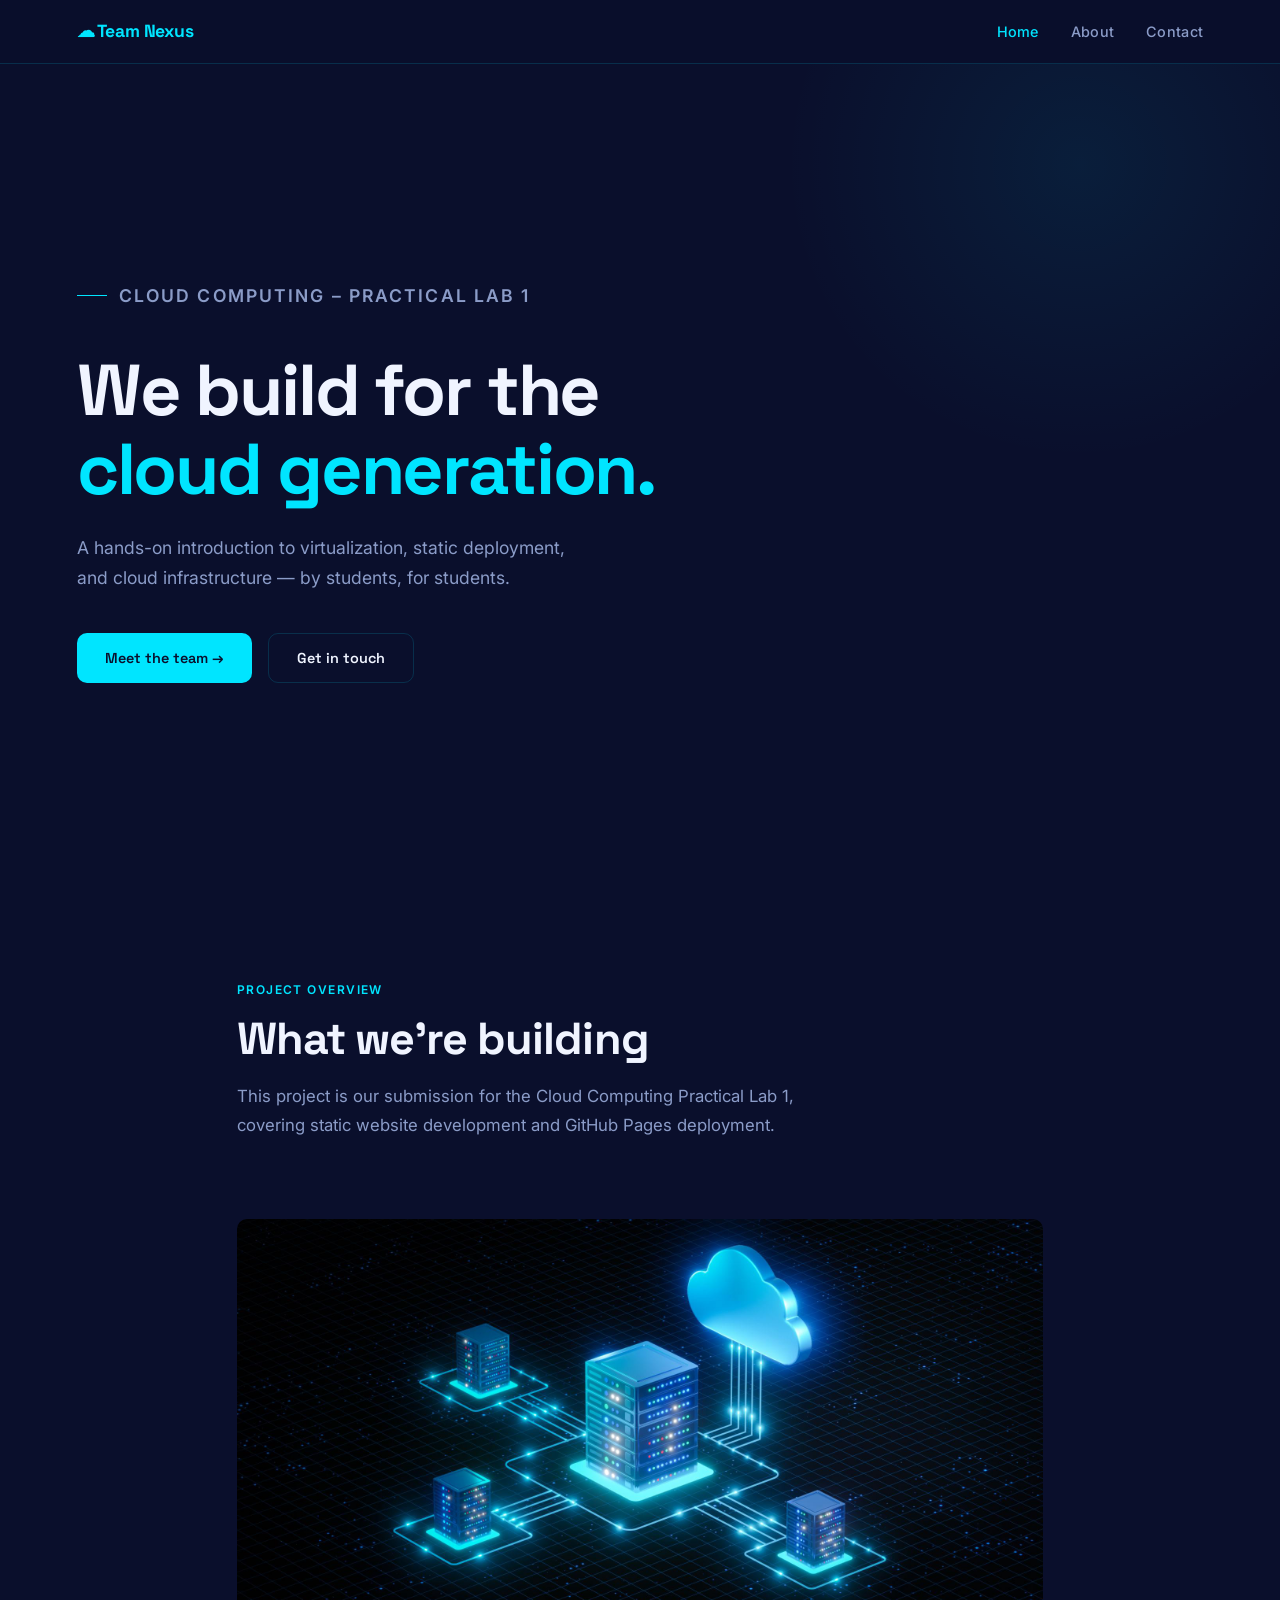
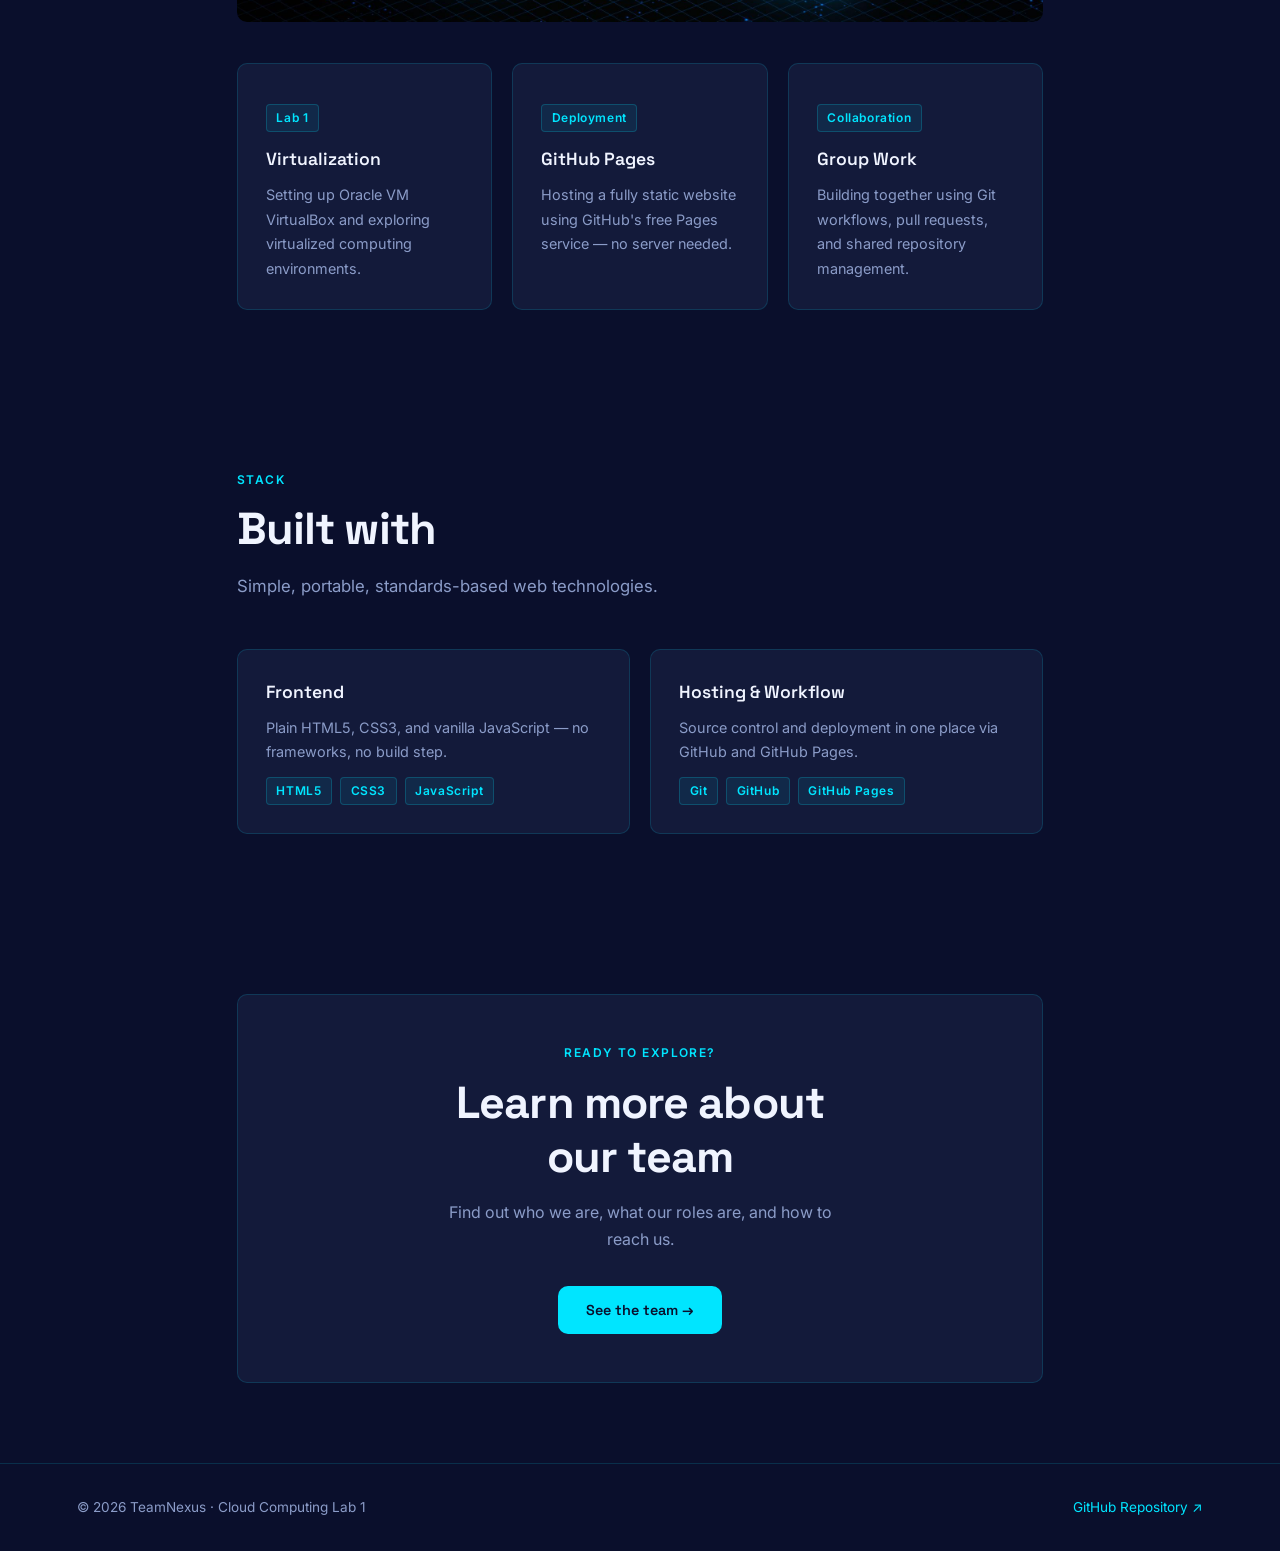
<file: index.html>
<!DOCTYPE html>
<html lang="en">
<head>
  <meta charset="UTF-8" />
  <meta name="viewport" content="width=device-width, initial-scale=1.0" />
  <title>CloudTeam – Cloud Computing Lab Project</title>
  <link rel="stylesheet" href="style.css" />
</head>
<body>
 
  <!-- NAV -->
  <nav>
    <a href="index.html" class="nav-logo">☁ Team Nexus</a>
    <ul class="nav-links">
      <li><a href="index.html" class="active">Home</a></li>
      <li><a href="about.html">About</a></li>
      <li><a href="contact.html">Contact</a></li>
    </ul>
  </nav>
 
  <!-- HERO -->
  <section class="hero">
    <p class="hero-eyebrow">Cloud Computing – Practical Lab 1</p>
    <h1>We build for the<br /><span>cloud generation.</span></h1>
    <p>
      A hands-on introduction to virtualization, static deployment, and
      cloud infrastructure — by students, for students.
    </p>
    <div class="btn-group">
      <a href="about.html" class="btn btn-primary">Meet the team →</a>
      <a href="contact.html" class="btn btn-outline">Get in touch</a>
    </div>
  </section>
 
  <!-- PROJECT OVERVIEW -->
  <section>
    <div class="container">
      <p class="section-label">Project overview</p>
      <h2>What we're building</h2>
      <p class="lead">
        This project is our submission for the Cloud Computing Practical Lab 1,
        covering static website development and GitHub Pages deployment.
      </p>
 
      <!-- Featured image -->
      <!-- Featured image -->
<img src="img/image.jpg" alt="CloudTeam project image" style="width:100%; border-radius:10px; margin:2rem 0;" />
 
      <div class="card-grid card-grid-3">
        <div class="card">
          <div class="tags"><span class="tag">Lab 1</span></div>
          <h3 style="margin-top:0.8rem;">Virtualization</h3>
          <p style="color:var(--muted);font-size:0.9rem;">
            Setting up Oracle VM VirtualBox and exploring virtualized computing environments.
          </p>
        </div>
        <div class="card">
          <div class="tags"><span class="tag">Deployment</span></div>
          <h3 style="margin-top:0.8rem;">GitHub Pages</h3>
          <p style="color:var(--muted);font-size:0.9rem;">
            Hosting a fully static website using GitHub's free Pages service — no server needed.
          </p>
        </div>
        <div class="card">
          <div class="tags"><span class="tag">Collaboration</span></div>
          <h3 style="margin-top:0.8rem;">Group Work</h3>
          <p style="color:var(--muted);font-size:0.9rem;">
            Building together using Git workflows, pull requests, and shared repository management.
          </p>
        </div>
      </div>
    </div>
  </section>
 
  <!-- TECH STACK -->
  <section>
    <div class="container">
      <p class="section-label">Stack</p>
      <h2>Built with</h2>
      <p class="lead">Simple, portable, standards-based web technologies.</p>
      <div class="card-grid card-grid-2">
        <div class="card">
          <h3>Frontend</h3>
          <p style="color:var(--muted);font-size:0.9rem;margin-bottom:0.75rem;">
            Plain HTML5, CSS3, and vanilla JavaScript — no frameworks, no build step.
          </p>
          <div class="tags">
            <span class="tag">HTML5</span>
            <span class="tag">CSS3</span>
            <span class="tag">JavaScript</span>
          </div>
        </div>
        <div class="card">
          <h3>Hosting &amp; Workflow</h3>
          <p style="color:var(--muted);font-size:0.9rem;margin-bottom:0.75rem;">
            Source control and deployment in one place via GitHub and GitHub Pages.
          </p>
          <div class="tags">
            <span class="tag">Git</span>
            <span class="tag">GitHub</span>
            <span class="tag">GitHub Pages</span>
          </div>
        </div>
      </div>
    </div>
  </section>
 
  <!-- CTA -->
  <section>
    <div class="container">
      <div class="card" style="text-align:center;padding:3rem 2rem;">
        <p class="section-label" style="justify-content:center;">Ready to explore?</p>
        <h2 style="max-width:440px;margin:0 auto 1rem;">Learn more about our team</h2>
        <p style="color:var(--muted);max-width:400px;margin:0 auto 2rem;">
          Find out who we are, what our roles are, and how to reach us.
        </p>
        <a href="about.html" class="btn btn-primary">See the team →</a>
      </div>
    </div>
  </section>
 
  <!-- FOOTER -->
  <footer>
    <p class="footer-text">© 2026 TeamNexus · Cloud Computing Lab 1</p>
    <a href="https://github.com" target="_blank" class="footer-link">GitHub Repository ↗</a>
  </footer>
 
  <div class="toast" id="toast"></div>
 
  <script>
    // Highlight active nav link
    const links = document.querySelectorAll('.nav-links a');
    links.forEach(link => {
      if (link.href === window.location.href) {
        link.classList.add('active');
      } else {
        link.classList.remove('active');
      }
    });
  </script>
 
</body>
</html>
</file>
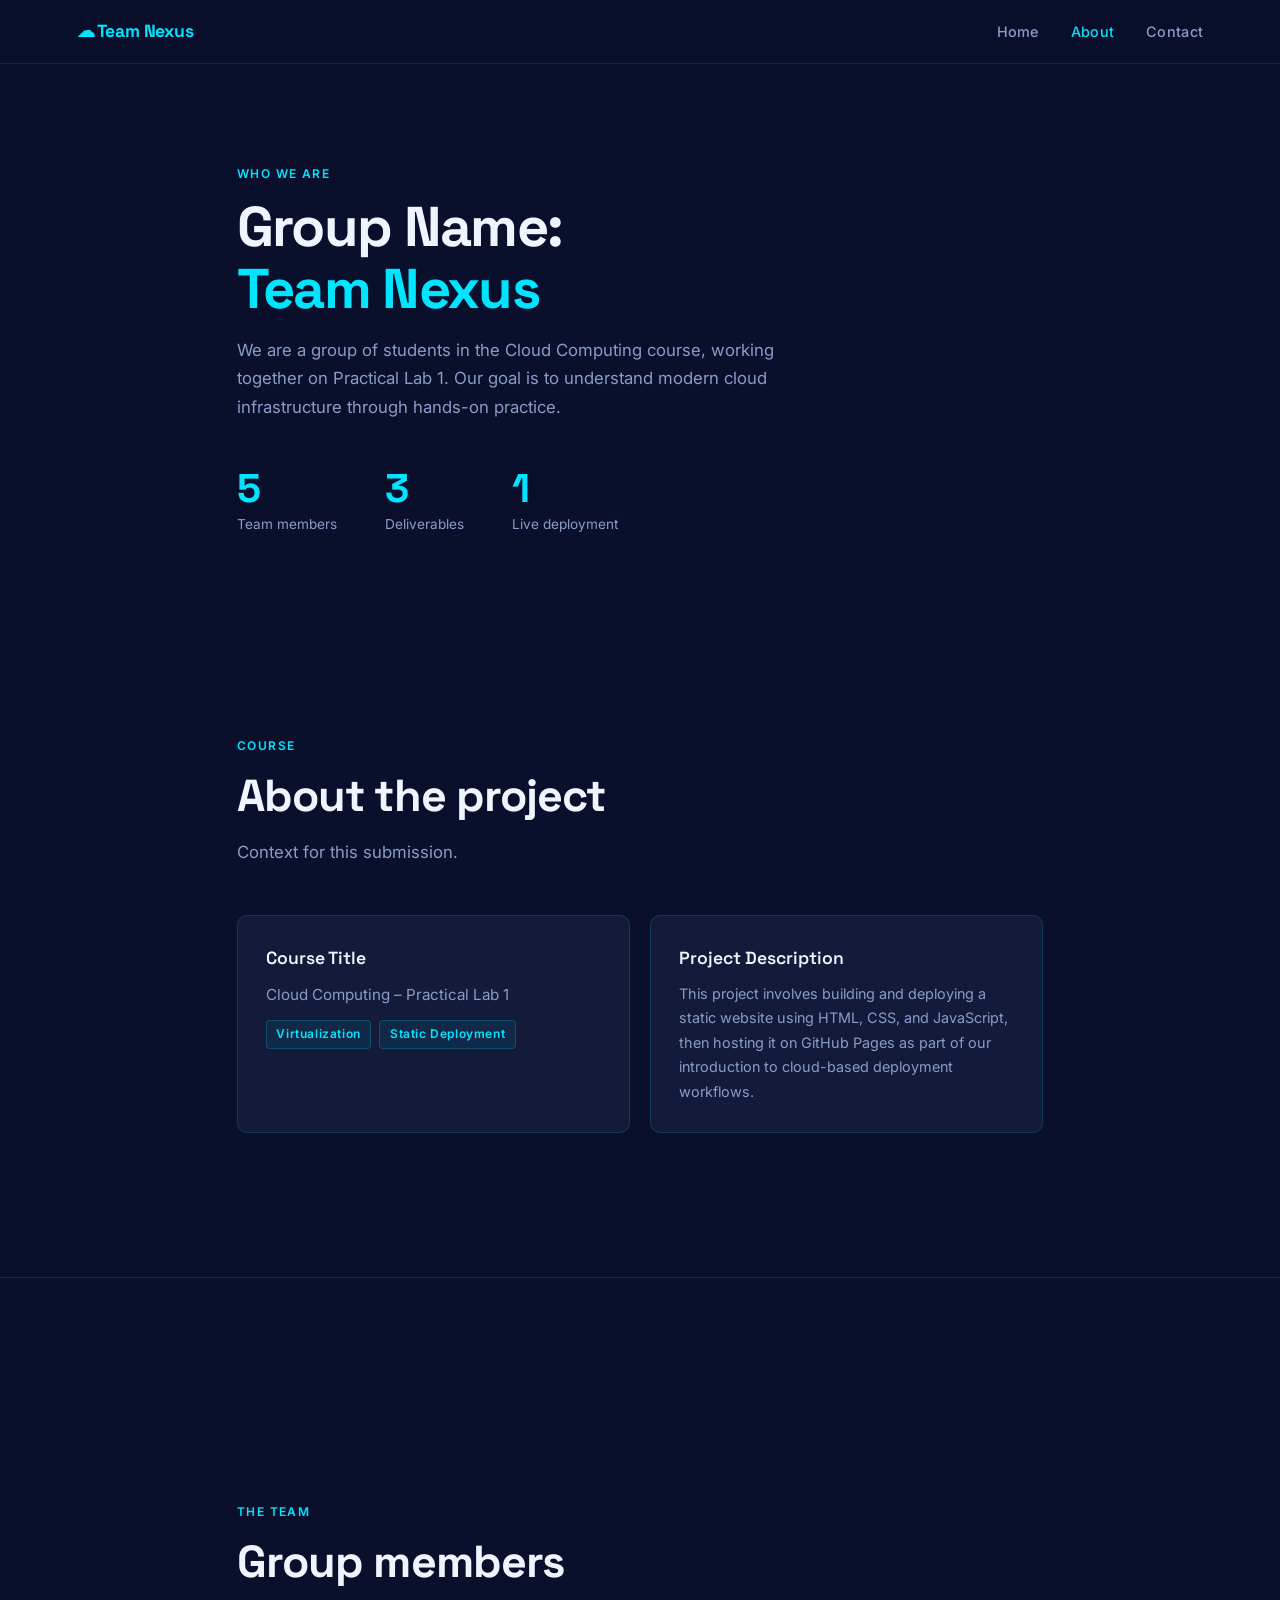
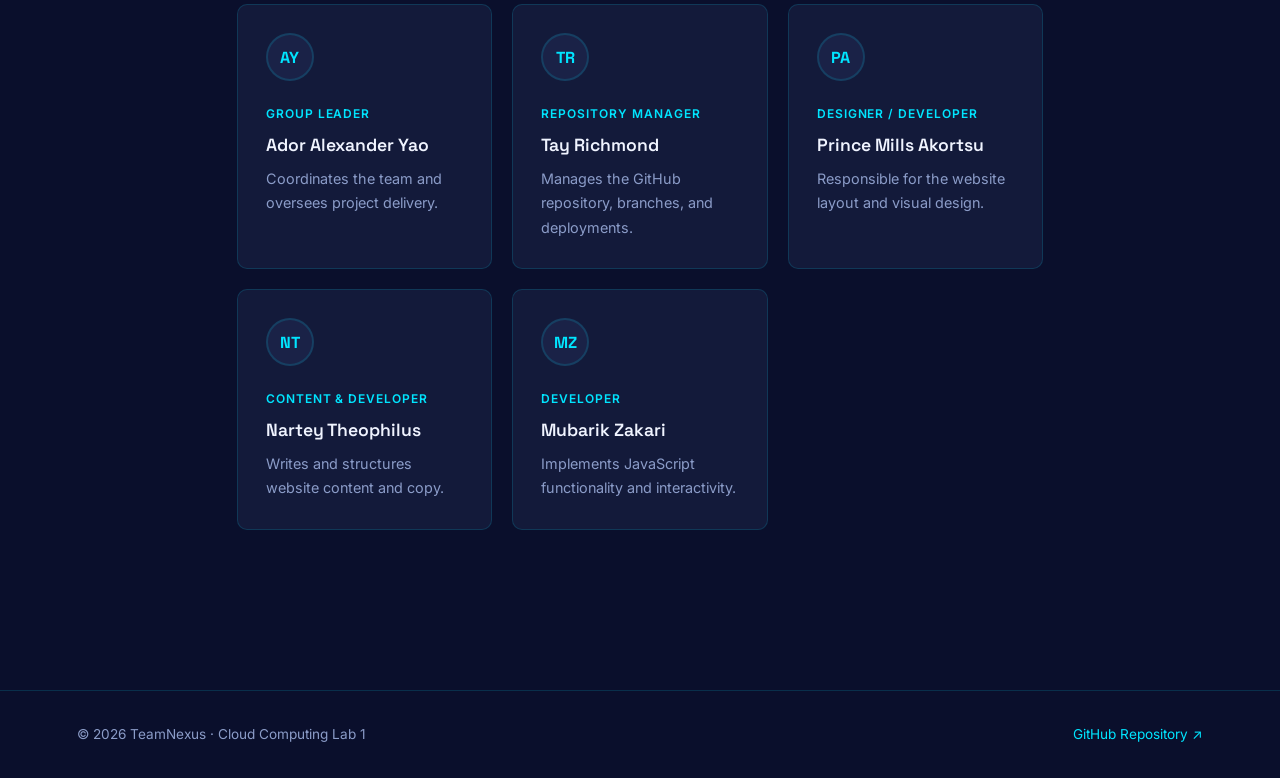
<file: about.html>
<!DOCTYPE html>
<html lang="en">
<head>
  <meta charset="UTF-8" />
  <meta name="viewport" content="width=device-width, initial-scale=1.0" />
  <title>About – CloudTeam</title>
  <link rel="stylesheet" href="style.css" />
</head>
<body>
 
  <!-- NAV -->
  <nav>
    <a href="index.html" class="nav-logo">☁ Team Nexus</a>
    <ul class="nav-links">
      <li><a href="index.html">Home</a></li>
      <li><a href="about.html" class="active">About</a></li>
      <li><a href="contact.html">Contact</a></li>
    </ul>
  </nav>
 
  <!-- PAGE HEADER -->
  <section style="padding-top:100px;">
    <div class="container">
      <p class="section-label">Who we are</p>
      <h1 style="font-family:var(--font-display);font-size:clamp(2rem,5vw,3.5rem);font-weight:700;letter-spacing:-0.03em;line-height:1.1;margin-bottom:1rem;">
        Group Name:<br /><span style="color:var(--cyan);">Team Nexus</span>
      </h1>
      <p class="lead">
        We are a group of students in the Cloud Computing course, working together
        on Practical Lab 1. Our goal is to understand modern cloud infrastructure
        through hands-on practice.
      </p>
 
      <!-- Stats -->
      <div class="stat-row">
        <div class="stat-item">
          <span class="stat-num">5</span>
          <span class="stat-label">Team members</span>
        </div>
        <div class="stat-item">
          <span class="stat-num">3</span>
          <span class="stat-label">Deliverables</span>
        </div>
        <div class="stat-item">
          <span class="stat-num">1</span>
          <span class="stat-label">Live deployment</span>
        </div>
      </div>
    </div>
  </section>
 
  <!-- COURSE INFO -->
  <section>
    <div class="container">
      <p class="section-label">Course</p>
      <h2>About the project</h2>
      <p class="lead">Context for this submission.</p>
      <div class="card-grid card-grid-2">
        <div class="card">
          <h3>Course Title</h3>
          <p style="color:var(--muted);font-size:0.95rem;margin-top:0.25rem;">
            Cloud Computing – Practical Lab 1
          </p>
          <div class="tags" style="margin-top:0.75rem;">
            <span class="tag">Virtualization</span>
            <span class="tag">Static Deployment</span>
          </div>
        </div>
        <div class="card">
          <h3>Project Description</h3>
          <p style="color:var(--muted);font-size:0.9rem;margin-top:0.25rem;">
            This project involves building and deploying a static website using
            HTML, CSS, and JavaScript, then hosting it on GitHub Pages as part
            of our introduction to cloud-based deployment workflows.
          </p>
        </div>
      </div>
    </div>
  </section>
 
  <hr />
 
  <!-- TEAM MEMBERS -->
  <section>
    <!-- TEAM MEMBERS -->
<section>
  <div class="container">
    <p class="section-label">The team</p>
    <h2>Group members</h2>
    <div style="display:grid; grid-template-columns: repeat(3, 1fr); gap:1.25rem;">

      <div class="card member-card">
        <div class="avatar">AY</div>
        <span class="member-role">Group Leader</span>
        <span class="member-name">Ador Alexander Yao</span>
        <span class="member-desc">Coordinates the team and oversees project delivery.</span>
      </div>

      <div class="card member-card">
        <div class="avatar">TR</div>
        <span class="member-role">Repository Manager</span>
        <span class="member-name">Tay Richmond</span>
        <span class="member-desc">Manages the GitHub repository, branches, and deployments.</span>
      </div>

      <div class="card member-card">
        <div class="avatar">PA</div>
        <span class="member-role">Designer / Developer</span>
        <span class="member-name">Prince Mills Akortsu</span>
        <span class="member-desc">Responsible for the website layout and visual design.</span>
      </div>

      <div class="card member-card">
        <div class="avatar">NT</div>
        <span class="member-role">Content & Developer</span>
        <span class="member-name">Nartey Theophilus</span>
        <span class="member-desc">Writes and structures website content and copy.</span>
      </div>

      <div class="card member-card">
        <div class="avatar">MZ</div>
        <span class="member-role">Developer</span>
        <span class="member-name">Mubarik Zakari</span>
        <span class="member-desc">Implements JavaScript functionality and interactivity.</span>
      </div>

    </div>
  </div>
</section>
  </section>
 
  <!-- FOOTER -->
  <footer>
    <p class="footer-text">© 2026 TeamNexus · Cloud Computing Lab 1</p>
    <a href="https://github.com" target="_blank" class="footer-link">GitHub Repository ↗</a>
  </footer>
 
  <script>
    const links = document.querySelectorAll('.nav-links a');
    links.forEach(link => {
      if (link.href === window.location.href) link.classList.add('active');
      else link.classList.remove('active');
    });
  </script>
 
</body>
</html>
</file>
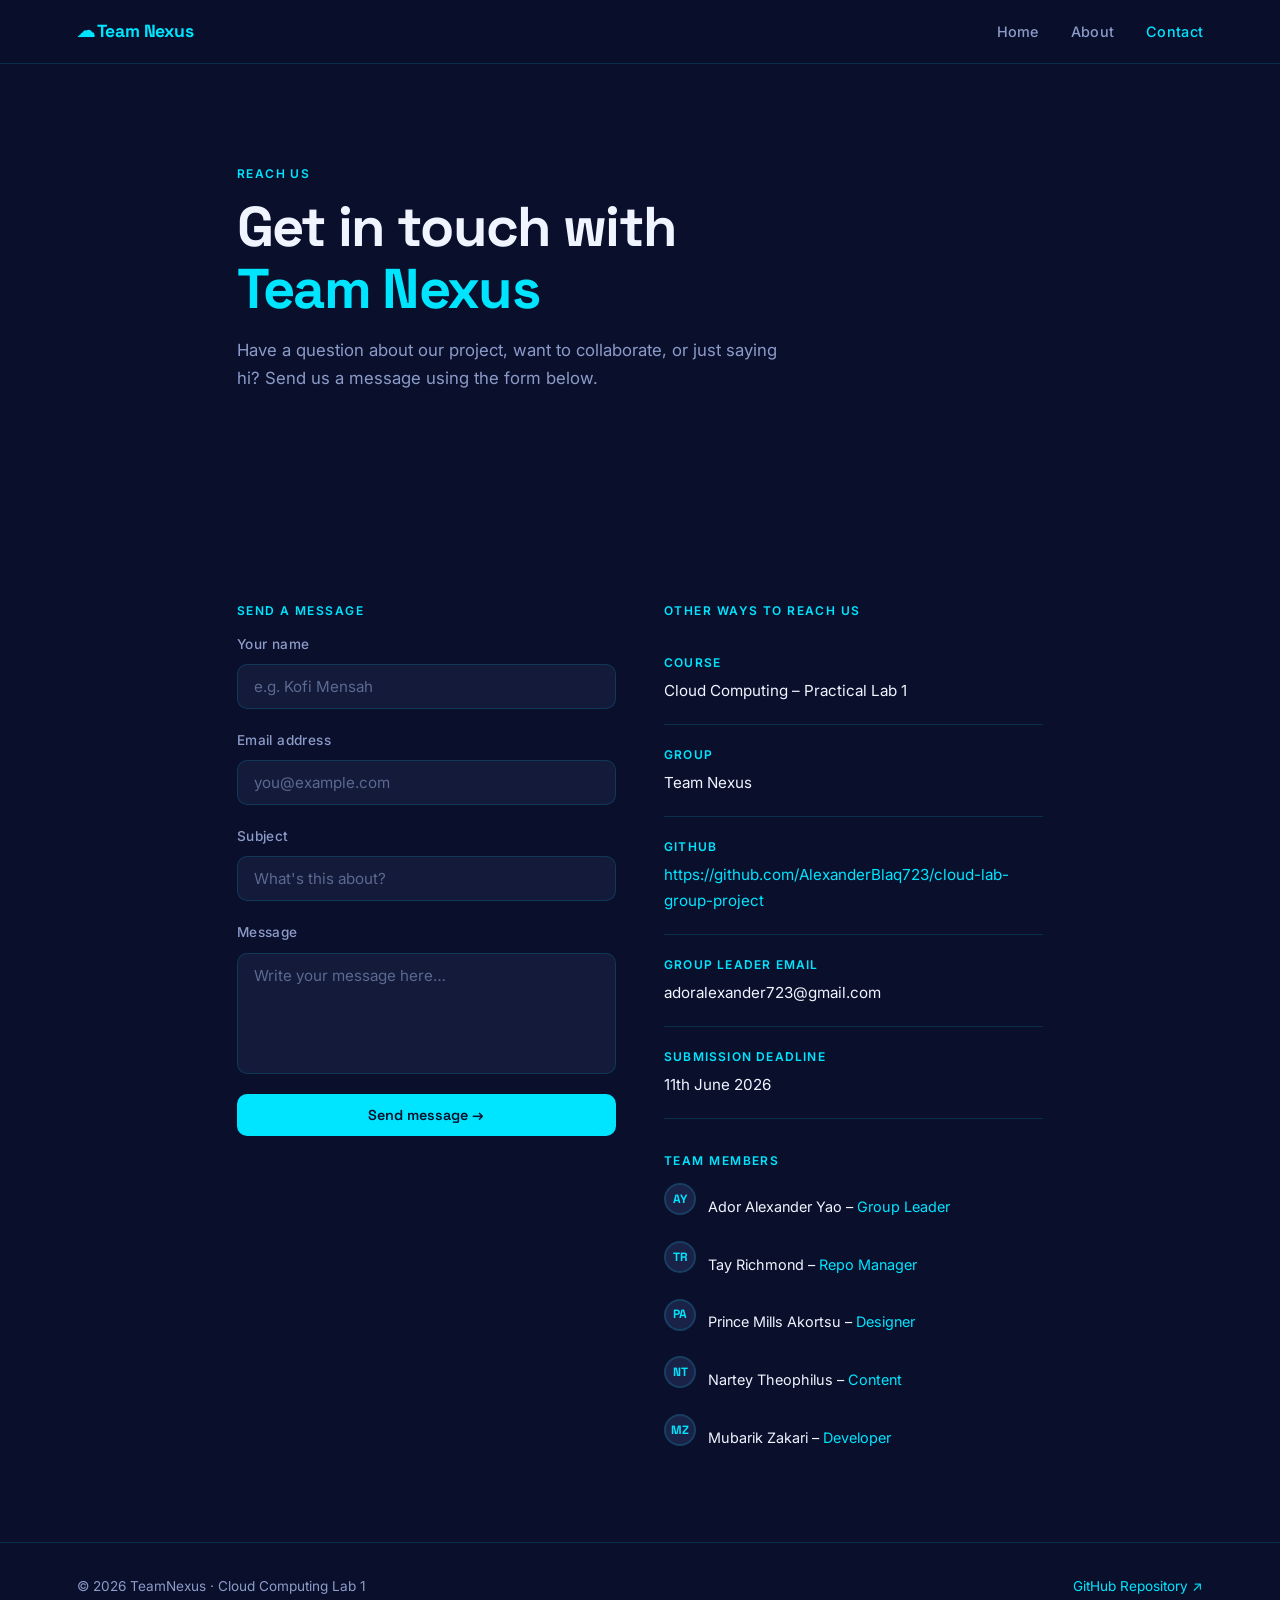
<file: contact.html>
<!DOCTYPE html>
<html lang="en">
<head>
  <meta charset="UTF-8" />
  <meta name="viewport" content="width=device-width, initial-scale=1.0" />
  <title>Contact – CloudTeam</title>
  <link rel="stylesheet" href="style.css" />
</head>
<body>
 
  <!-- NAV -->
  <nav>
    <a href="index.html" class="nav-logo">☁ Team Nexus</a>
    <ul class="nav-links">
      <li><a href="index.html">Home</a></li>
      <li><a href="about.html">About</a></li>
      <li><a href="contact.html" class="active">Contact</a></li>
    </ul>
  </nav>
 
  <!-- PAGE HEADER -->
  <section style="padding-top:100px;">
    <div class="container">
      <p class="section-label">Reach us</p>
      <h1 style="font-family:var(--font-display);font-size:clamp(2rem,5vw,3.5rem);font-weight:700;letter-spacing:-0.03em;line-height:1.1;margin-bottom:1rem;">
        Get in touch with<br /><span style="color:var(--cyan);">Team Nexus</span>
      </h1>
      <p class="lead">
        Have a question about our project, want to collaborate, or just saying hi?
        Send us a message using the form below.
      </p>
    </div>
  </section>
 
  <!-- CONTACT GRID -->
  <section>
    <div class="container">
      <div class="contact-grid">
 
        <!-- FORM -->
        <div>
          <p class="section-label">Send a message</p>
          <div class="form-group">
            <label for="name">Your name</label>
            <input type="text" id="name" placeholder="e.g. Kofi Mensah" />
          </div>
          <div class="form-group">
            <label for="email">Email address</label>
            <input type="email" id="email" placeholder="you@example.com" />
          </div>
          <div class="form-group">
            <label for="subject">Subject</label>
            <input type="text" id="subject" placeholder="What's this about?" />
          </div>
          <div class="form-group">
            <label for="message">Message</label>
            <textarea id="message" rows="5" placeholder="Write your message here…"></textarea>
          </div>
          <button class="btn btn-primary" onclick="handleSubmit()" style="width:100%;justify-content:center;">
            Send message →
          </button>
        </div>
 
        <!-- CONTACT INFO -->
        <div>
          <p class="section-label">Other ways to reach us</p>
 
          <div class="contact-info-item">
            <span class="contact-info-label">Course</span>
            <span class="contact-info-value">Cloud Computing – Practical Lab 1</span>
          </div>
 
          <div class="contact-info-item">
            <span class="contact-info-label">Group</span>
            <span class="contact-info-value">Team Nexus</span>
          </div>
 
          <div class="contact-info-item">
            <span class="contact-info-label">GitHub</span>
            <span class="contact-info-value">
              <a href="https://github.com" target="_blank" style="color:var(--cyan);text-decoration:none;">
                https://github.com/AlexanderBlaq723/cloud-lab-group-project
              </a>
            </span>
          </div>
 
          <div class="contact-info-item">
            <span class="contact-info-label">Group Leader Email</span>
            <span class="contact-info-value">
              <!-- Update this with real email -->
               adoralexander723@gmail.com
            </span>
          </div>
 
          <div class="contact-info-item">
            <span class="contact-info-label">Submission deadline</span>
            <span class="contact-info-value">11th June 2026</span>
          </div>
 
          <!-- Team mini-list -->
          <div style="margin-top:2rem;">
            <p class="section-label">Team members</p>
            <ul style="list-style:none;display:flex;flex-direction:column;gap:0.6rem;margin-top:0.75rem;">
              <li style="display:flex;align-items:center;gap:0.75rem;">
                <div class="avatar" style="width:32px;height:32px;font-size:0.75rem;flex-shrink:0;">AY</div>
                <span style="font-size:0.9rem;">Ador Alexander Yao – <span style="color:var(--cyan)">Group Leader</span></span>
              </li>
              <li style="display:flex;align-items:center;gap:0.75rem;">
                <div class="avatar" style="width:32px;height:32px;font-size:0.75rem;flex-shrink:0;">TR</div>
                <span style="font-size:0.9rem;">Tay Richmond – <span style="color:var(--cyan)">Repo Manager</span></span>
              </li>
              <li style="display:flex;align-items:center;gap:0.75rem;">
                <div class="avatar" style="width:32px;height:32px;font-size:0.75rem;flex-shrink:0;">PA</div>
                <span style="font-size:0.9rem;">Prince Mills Akortsu – <span style="color:var(--cyan)">Designer</span></span>
              </li>
              <li style="display:flex;align-items:center;gap:0.75rem;">
                <div class="avatar" style="width:32px;height:32px;font-size:0.75rem;flex-shrink:0;">NT</div>
                <span style="font-size:0.9rem;">Nartey Theophilus – <span style="color:var(--cyan)">Content</span></span>
              </li>
              <li style="display:flex;align-items:center;gap:0.75rem;">
                <div class="avatar" style="width:32px;height:32px;font-size:0.75rem;flex-shrink:0;">MZ</div>
                <span style="font-size:0.9rem;">Mubarik Zakari – <span style="color:var(--cyan)">Developer</span></span>
              </li>
            </ul>
          </div>
        </div>
 
      </div>
    </div>
  </section>
 
  <!-- FOOTER -->
  <footer>
    <p class="footer-text">© 2026 TeamNexus · Cloud Computing Lab 1</p>
    <a href="https://mubarik-zakari.github.io/cloud-lab-group-project/" target="_blank" class="footer-link">GitHub Repository ↗</a>
  </footer>
 
  <!-- Toast notification -->
  <div class="toast" id="toast"></div>
 
  <script>
    // Active nav link
    const links = document.querySelectorAll('.nav-links a');
    links.forEach(link => {
      if (link.href === window.location.href) link.classList.add('active');
      else link.classList.remove('active');
    });
 
    // Toast helper
    function showToast(msg) {
      const toast = document.getElementById('toast');
      toast.textContent = msg;
      toast.classList.add('show');
      setTimeout(() => toast.classList.remove('show'), 3200);
    }
 
    // Form handler
    function handleSubmit() {
      const name = document.getElementById('name').value.trim();
      const email = document.getElementById('email').value.trim();
      const message = document.getElementById('message').value.trim();
 
      if (!name || !email || !message) {
        showToast('Please fill in all required fields.');
        return;
      }
 
      // Basic email check
      if (!email.includes('@') || !email.includes('.')) {
        showToast('Please enter a valid email address.');
        return;
      }
 
      // Clear fields
      ['name', 'email', 'subject', 'message'].forEach(id => {
        document.getElementById(id).value = '';
      });
 
      showToast('Message sent! We will get back to you soon.');
    }
  </script>
 
</body>
</html>
</file>
<file: style.css>
/* ============================================
   Cloud Computing Lab - Group Website
   Design: Deep navy + electric cyan + white
   ============================================ */
 
@import url('https://fonts.googleapis.com/css2?family=Space+Grotesk:wght@400;500;600;700&family=Inter:wght@300;400;500&display=swap');
 
/* ---- Tokens ---- */
:root {
  --navy: #0a0f2c;
  --navy-mid: #111733;
  --navy-light: #1a2247;
  --cyan: #00e5ff;
  --cyan-dim: #00b8cc;
  --white: #f0f4ff;
  --muted: #8b9cc8;
  --card-bg: #131a3a;
  --border: rgba(0, 229, 255, 0.15);
  --font-display: 'Space Grotesk', sans-serif;
  --font-body: 'Inter', sans-serif;
  --radius: 10px;
  --transition: 0.25s ease;
}
 
/* ---- Reset ---- */
*, *::before, *::after { box-sizing: border-box; margin: 0; padding: 0; }
html { scroll-behavior: smooth; }
 
body {
  background: var(--navy);
  color: var(--white);
  font-family: var(--font-body);
  font-size: 16px;
  line-height: 1.7;
  min-height: 100vh;
}
 
/* ---- Nav ---- */
nav {
  position: sticky;
  top: 0;
  z-index: 100;
  background: rgba(10, 15, 44, 0.92);
  backdrop-filter: blur(12px);
  border-bottom: 1px solid var(--border);
  display: flex;
  align-items: center;
  justify-content: space-between;
  padding: 0 6vw;
  height: 64px;
}
 
.nav-logo {
  font-family: var(--font-display);
  font-weight: 700;
  font-size: 1.1rem;
  color: var(--cyan);
  text-decoration: none;
  letter-spacing: -0.01em;
}
 
.nav-links {
  display: flex;
  gap: 2rem;
  list-style: none;
}
 
.nav-links a {
  color: var(--muted);
  text-decoration: none;
  font-size: 0.9rem;
  font-weight: 500;
  transition: color var(--transition);
  letter-spacing: 0.02em;
}
 
.nav-links a:hover,
.nav-links a.active {
  color: var(--cyan);
}
 
/* ---- Page sections ---- */
.container {
  max-width: 960px;
  margin: 0 auto;
  padding: 0 6vw;
}
 
section {
  padding: 80px 0;
}
 
/* ---- Hero ---- */
.hero {
  min-height: calc(100vh - 64px);
  display: flex;
  flex-direction: column;
  justify-content: center;
  padding: 80px 6vw;
  position: relative;
  overflow: hidden;
}
 
.hero::before {
  content: '';
  position: absolute;
  top: -200px;
  right: -100px;
  width: 600px;
  height: 600px;
  border-radius: 50%;
  background: radial-gradient(circle, rgba(0, 229, 255, 0.07) 0%, transparent 70%);
  pointer-events: none;
}
 
.hero-eyebrow {
  font-size: 0.8rem;
  font-weight: 600;
  letter-spacing: 0.12em;
  text-transform: uppercase;
  color: var(--cyan);
  margin-bottom: 1.5rem;
  display: flex;
  align-items: center;
  gap: 0.75rem;
}
 
.hero-eyebrow::before {
  content: '';
  width: 30px;
  height: 1px;
  background: var(--cyan);
}
 
.hero h1 {
  font-family: var(--font-display);
  font-size: clamp(2.5rem, 6vw, 4.5rem);
  font-weight: 700;
  line-height: 1.1;
  letter-spacing: -0.03em;
  margin-bottom: 1.5rem;
  max-width: 700px;
}
 
.hero h1 span {
  color: var(--cyan);
}
 
.hero p {
  color: var(--muted);
  font-size: 1.1rem;
  max-width: 520px;
  margin-bottom: 2.5rem;
}
 
.btn {
  display: inline-flex;
  align-items: center;
  gap: 0.5rem;
  padding: 0.75rem 1.75rem;
  border-radius: var(--radius);
  font-family: var(--font-display);
  font-weight: 600;
  font-size: 0.9rem;
  text-decoration: none;
  transition: all var(--transition);
  cursor: pointer;
  border: none;
}
 
.btn-primary {
  background: var(--cyan);
  color: var(--navy);
}
 
.btn-primary:hover {
  background: var(--cyan-dim);
  transform: translateY(-2px);
  box-shadow: 0 8px 24px rgba(0, 229, 255, 0.25);
}
 
.btn-outline {
  border: 1px solid var(--border);
  color: var(--white);
  background: transparent;
}
 
.btn-outline:hover {
  border-color: var(--cyan);
  color: var(--cyan);
}
 
.btn-group {
  display: flex;
  gap: 1rem;
  flex-wrap: wrap;
}
 
/* ---- Cards ---- */
.card {
  background: var(--card-bg);
  border: 1px solid var(--border);
  border-radius: var(--radius);
  padding: 1.75rem;
  transition: border-color var(--transition), transform var(--transition);
}
 
.card:hover {
  border-color: rgba(0, 229, 255, 0.35);
  transform: translateY(-3px);
}
 
.card-grid {
  display: grid;
  gap: 1.25rem;
}
 
.card-grid-2 { grid-template-columns: repeat(auto-fit, minmax(260px, 1fr)); }
.card-grid-3 { grid-template-columns: repeat(3, 1fr); }
 
/* ---- Section headings ---- */
.section-label {
  font-size: 0.75rem;
  font-weight: 600;
  letter-spacing: 0.12em;
  text-transform: uppercase;
  color: var(--cyan);
  margin-bottom: 0.75rem;
}
 
h2 {
  font-family: var(--font-display);
  font-size: clamp(1.8rem, 4vw, 2.8rem);
  font-weight: 700;
  letter-spacing: -0.02em;
  margin-bottom: 1rem;
  line-height: 1.2;
}
 
h3 {
  font-family: var(--font-display);
  font-weight: 600;
  font-size: 1.1rem;
  margin-bottom: 0.5rem;
}
 
.lead {
  color: var(--muted);
  font-size: 1.05rem;
  max-width: 560px;
  margin-bottom: 3rem;
}
 
/* ---- Members ---- */
.member-card {
  display: flex;
  flex-direction: column;
  gap: 0.4rem;
}
 
.member-role {
  font-size: 0.75rem;
  font-weight: 600;
  letter-spacing: 0.08em;
  text-transform: uppercase;
  color: var(--cyan);
}
 
.member-name {
  font-family: var(--font-display);
  font-size: 1.1rem;
  font-weight: 600;
}
 
.member-desc {
  color: var(--muted);
  font-size: 0.9rem;
}
 
/* ---- Avatar placeholder ---- */
.avatar {
  width: 48px;
  height: 48px;
  border-radius: 50%;
  background: var(--navy-light);
  border: 2px solid var(--border);
  display: flex;
  align-items: center;
  justify-content: center;
  font-family: var(--font-display);
  font-weight: 700;
  color: var(--cyan);
  font-size: 1rem;
  margin-bottom: 1rem;
}
 
/* ---- Divider ---- */
hr {
  border: none;
  border-top: 1px solid var(--border);
  margin: 4rem 0;
}
 
/* ---- About page specifics ---- */
.stat-row {
  display: flex;
  gap: 3rem;
  flex-wrap: wrap;
  margin: 2.5rem 0;
}
 
.stat-item {
  display: flex;
  flex-direction: column;
}
 
.stat-num {
  font-family: var(--font-display);
  font-size: 2.5rem;
  font-weight: 700;
  color: var(--cyan);
  line-height: 1;
}
 
.stat-label {
  color: var(--muted);
  font-size: 0.85rem;
  margin-top: 0.25rem;
}
 
/* ---- Contact page specifics ---- */
.contact-grid {
  display: grid;
  grid-template-columns: 1fr 1fr;
  gap: 3rem;
  align-items: start;
}
 
@media (max-width: 680px) {
  .contact-grid { grid-template-columns: 1fr; }
}
 
.form-group {
  display: flex;
  flex-direction: column;
  gap: 0.5rem;
  margin-bottom: 1.25rem;
}
 
label {
  font-size: 0.85rem;
  font-weight: 500;
  color: var(--muted);
  letter-spacing: 0.03em;
}
 
input, textarea {
  background: var(--card-bg);
  border: 1px solid var(--border);
  border-radius: var(--radius);
  padding: 0.75rem 1rem;
  color: var(--white);
  font-family: var(--font-body);
  font-size: 0.95rem;
  outline: none;
  transition: border-color var(--transition);
  resize: none;
}
 
input:focus, textarea:focus {
  border-color: var(--cyan);
}
 
input::placeholder, textarea::placeholder {
  color: var(--muted);
  opacity: 0.6;
}
 
.contact-info-item {
  display: flex;
  flex-direction: column;
  gap: 0.3rem;
  padding: 1.25rem 0;
  border-bottom: 1px solid var(--border);
}
 
.contact-info-item:first-child { padding-top: 0; }
.contact-info-item:last-child { border-bottom: none; }
 
.contact-info-label {
  font-size: 0.75rem;
  font-weight: 600;
  letter-spacing: 0.1em;
  text-transform: uppercase;
  color: var(--cyan);
}
 
.contact-info-value {
  color: var(--white);
  font-size: 0.95rem;
}
 
/* ---- Footer ---- */
footer {
  border-top: 1px solid var(--border);
  padding: 2rem 6vw;
  display: flex;
  justify-content: space-between;
  align-items: center;
  flex-wrap: wrap;
  gap: 1rem;
}
 
.footer-text {
  color: var(--muted);
  font-size: 0.85rem;
}
 
.footer-link {
  color: var(--cyan);
  text-decoration: none;
  font-size: 0.85rem;
}
 
/* ---- Tech tag ---- */
.tag {
  display: inline-block;
  background: rgba(0, 229, 255, 0.08);
  border: 1px solid rgba(0, 229, 255, 0.2);
  color: var(--cyan);
  border-radius: 4px;
  padding: 0.2rem 0.6rem;
  font-size: 0.75rem;
  font-weight: 600;
  letter-spacing: 0.05em;
}
 
.tags {
  display: flex;
  flex-wrap: wrap;
  gap: 0.5rem;
  margin-top: 0.75rem;
}
 
/* ---- Image placeholder ---- */
.img-placeholder {
  width: 100%;
  aspect-ratio: 16 / 7;
  background: var(--card-bg);
  border: 1px solid var(--border);
  border-radius: var(--radius);
  display: flex;
  align-items: center;
  justify-content: center;
  flex-direction: column;
  gap: 0.5rem;
  color: var(--muted);
  font-size: 0.85rem;
  margin: 2rem 0;
  overflow: hidden;
  position: relative;
}
 
.img-placeholder svg {
  opacity: 0.25;
}
 
/* ---- Notification toast ---- */
.toast {
  position: fixed;
  bottom: 2rem;
  right: 2rem;
  background: var(--cyan);
  color: var(--navy);
  padding: 0.9rem 1.5rem;
  border-radius: var(--radius);
  font-family: var(--font-display);
  font-weight: 600;
  font-size: 0.9rem;
  opacity: 0;
  transform: translateY(12px);
  transition: all 0.3s ease;
  pointer-events: none;
  z-index: 999;
}
 
.toast.show {
  opacity: 1;
  transform: translateY(0);
}
 
/* ---- Responsive ---- */
@media (max-width: 600px) {
  nav { padding: 0 4vw; }
  .hero, .container { padding-left: 4vw; padding-right: 4vw; }
  .nav-links { gap: 1.25rem; }
  section { padding: 60px 0; }
  footer { padding: 1.5rem 4vw; }
}
</file>
